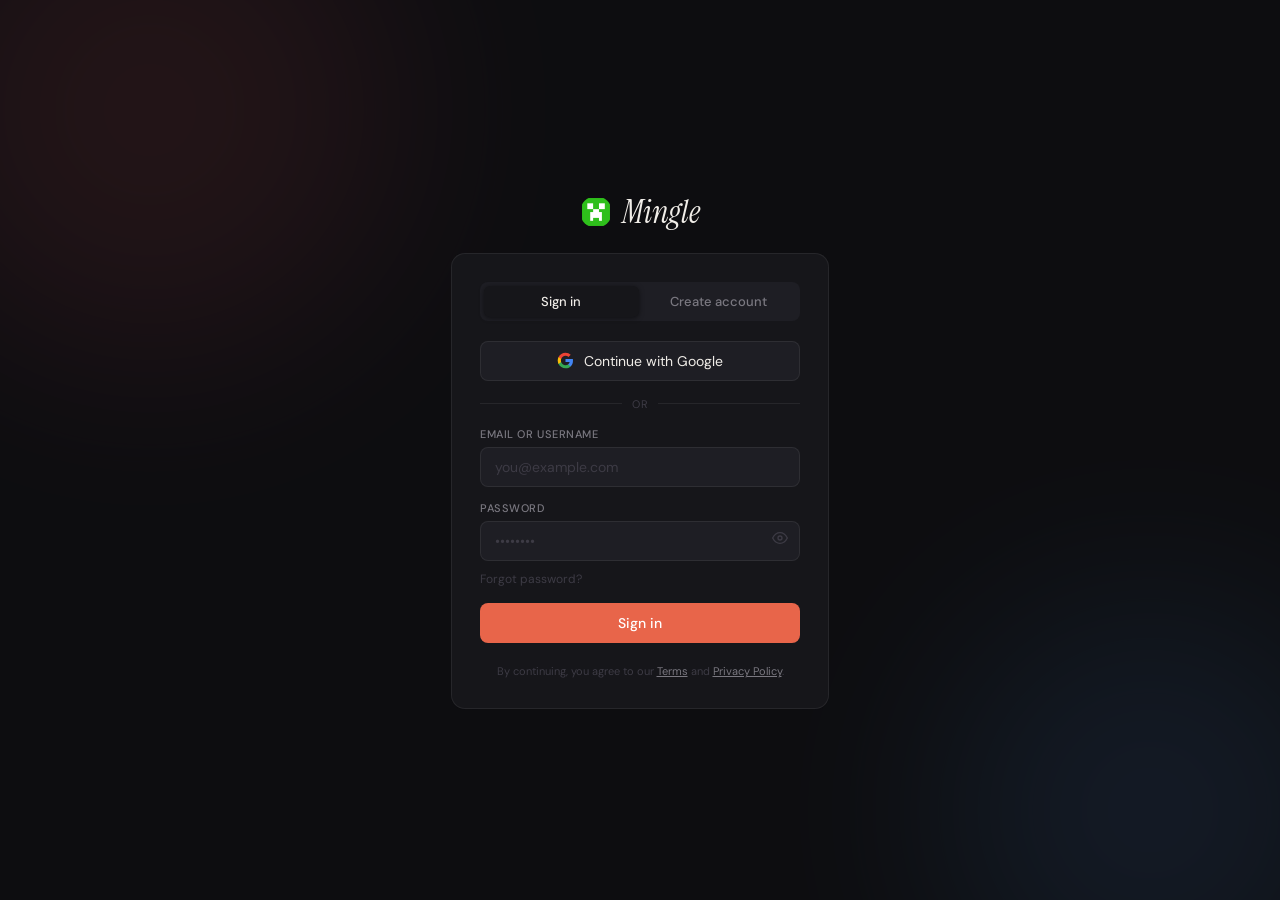
<file: index.html>
<!DOCTYPE html>
<html lang="en">
<head>
    <meta charset="UTF-8">
    <meta name="viewport" content="width=device-width, initial-scale=1.0">
    <link rel="icon" type="image/png" href="Icons/Mingle_Icon.png">
    <title>Mingle</title>
    <link href="https://fonts.googleapis.com/css2?family=Instrument+Serif:ital@0;1&family=DM+Sans:opsz,wght@9..40,300;9..40,400;9..40,500&display=swap" rel="stylesheet">
    <link rel="stylesheet" href="styles.css">
</head>
<body>
<div class="blobs"><div class="blob b1"></div><div class="blob b2"></div></div>

<div class="auth-wrap">
    <div class="brand">
        <div class="brand-dot">
            <img src="Icons/Mingle_Icon.png" alt="Mingle Logo">
        </div>
        <span class="brand-name">Mingle</span>
    </div>
    <div class="card">
        <div class="tabs">
            <button class="tab active" data-tab="login">Sign in</button>
            <button class="tab" data-tab="signup">Create account</button>
        </div>
        <div id="auth-msg" class="msg"></div>
        <!-- Login -->
        <div class="panel active" id="panel-login">
            <button class="btn-google" onclick="googleStub()">
                <svg width="17" height="17" viewBox="0 0 24 24"><path fill="#4285F4" d="M22.56 12.25c0-.78-.07-1.53-.2-2.25H12v4.26h5.92c-.26 1.37-1.04 2.53-2.21 3.31v2.77h3.57c2.08-1.92 3.28-4.74 3.28-8.09z"/><path fill="#34A853" d="M12 23c2.97 0 5.46-.98 7.28-2.66l-3.57-2.77c-.98.66-2.23 1.06-3.71 1.06-2.86 0-5.29-1.93-6.16-4.53H2.18v2.84C3.99 20.53 7.7 23 12 23z"/><path fill="#FBBC05" d="M5.84 14.09c-.22-.66-.35-1.36-.35-2.09s.13-1.43.35-2.09V7.07H2.18C1.43 8.55 1 10.22 1 12s.43 3.45 1.18 4.93l2.85-2.22.81-.62z"/><path fill="#EA4335" d="M12 5.38c1.62 0 3.06.56 4.21 1.64l3.15-3.15C17.45 2.09 14.97 1 12 1 7.7 1 3.99 3.47 2.18 7.07l3.66 2.84c.87-2.6 3.3-4.53 6.16-4.53z"/></svg>
                Continue with Google
            </button>
            <div class="divider"><span>or</span></div>
            <div class="field">
                <label for="li-id">Email or username</label>
                <input type="text" id="li-id" placeholder="you@example.com" autocomplete="username">
            </div>
            <div class="field">
                <label for="li-pw">Password</label>
                <input type="password" id="li-pw" placeholder="••••••••" autocomplete="current-password">
                <button type="button" class="toggle-pw" onclick="togglePw('li-pw')"><svg viewBox="0 0 24 24" width="16" height="16" fill="none" stroke="currentColor" stroke-width="2"><path d="M1 12s4-8 11-8 11 8 11 8-4 8-11 8-11-8-11-8z"/><circle cx="12" cy="12" r="3"/></svg></button>
            </div>
            <a href="#" class="forgot" onclick="return false">Forgot password?</a>
            <button class="btn-primary" onclick="handleLogin()">Sign in</button>
        </div>
        <!-- Signup -->
        <div class="panel" id="panel-signup">
            <button class="btn-google" onclick="googleStub()">
                <svg width="17" height="17" viewBox="0 0 24 24"><path fill="#4285F4" d="M22.56 12.25c0-.78-.07-1.53-.2-2.25H12v4.26h5.92c-.26 1.37-1.04 2.53-2.21 3.31v2.77h3.57c2.08-1.92 3.28-4.74 3.28-8.09z"/><path fill="#34A853" d="M12 23c2.97 0 5.46-.98 7.28-2.66l-3.57-2.77c-.98.66-2.23 1.06-3.71 1.06-2.86 0-5.29-1.93-6.16-4.53H2.18v2.84C3.99 20.53 7.7 23 12 23z"/><path fill="#FBBC05" d="M5.84 14.09c-.22-.66-.35-1.36-.35-2.09s.13-1.43.35-2.09V7.07H2.18C1.43 8.55 1 10.22 1 12s.43 3.45 1.18 4.93l2.85-2.22.81-.62z"/><path fill="#EA4335" d="M12 5.38c1.62 0 3.06.56 4.21 1.64l3.15-3.15C17.45 2.09 14.97 1 12 1 7.7 1 3.99 3.47 2.18 7.07l3.66 2.84c.87-2.6 3.3-4.53 6.16-4.53z"/></svg>
                Sign up with Google
            </button>
            <div class="divider"><span>or</span></div>
            <div class="field-row">
                <div class="field"><label for="su-first">First name</label><input type="text" id="su-first" placeholder="Jane" autocomplete="given-name"></div>
                <div class="field"><label for="su-last">Last name</label><input type="text" id="su-last" placeholder="Doe" autocomplete="family-name"></div>
            </div>
            <div class="field">
                <label for="su-user">Username</label>
                <input type="text" id="su-user" placeholder="janedoe" autocomplete="off" autocorrect="off" autocapitalize="off" spellcheck="false">
                <span class="hint">Letters, numbers, and underscores only</span>
            </div>
            <div class="field">
                <label for="su-email">Email</label>
                <input type="email" id="su-email" placeholder="jane@example.com" autocomplete="email">
            </div>
            <div class="field">
                <label for="su-pw">Password</label>
                <input type="password" id="su-pw" placeholder="At least 8 characters" autocomplete="new-password">
                <button type="button" class="toggle-pw" onclick="togglePw('su-pw')"><svg viewBox="0 0 24 24" width="16" height="16" fill="none" stroke="currentColor" stroke-width="2"><path d="M1 12s4-8 11-8 11 8 11 8-4 8-11 8-11-8-11-8z"/><circle cx="12" cy="12" r="3"/></svg></button>
                <div class="pw-strength"><div class="pw-bar" id="pw-bar"></div></div>
            </div>
            <button class="btn-primary" onclick="handleSignup()">Create account</button>
        </div>
        <p class="terms">By continuing, you agree to our <a href="#">Terms</a> and <a href="#">Privacy Policy</a>.</p>
    </div>
</div>
<script type="text/javascript" src="auth.js"></script>
</body>
</html>
</file>
<file: styles.css>
*,*::before,*::after{box-sizing:border-box;margin:0;padding:0}
:root{
    --bg:#0d0d10;--surface:#16161a;--surface-2:#1e1e24;--surface-3:#252530;
    --border:rgba(255,255,255,0.07);--border-h:rgba(255,255,255,0.14);
    --accent:#e8654a;--accent-dim:rgba(232,101,74,0.14);
    --text:#f0ede8;--muted:#7a7880;--hint:#3d3b45;
    --success:#4caf86;--error:#e05252;
    --r:14px;--rs:8px;
    --ff:'DM Sans',system-ui,sans-serif;
    --fd:'Instrument Serif',Georgia,serif;
    --ease:cubic-bezier(.4,0,.2,1);
}
html{font-size:16px}
body{font-family:var(--ff);background:var(--bg);color:var(--text);min-height:100vh;display:flex;align-items:center;justify-content:center;overflow:hidden}
.blobs{position:fixed;inset:0;pointer-events:none;z-index:0;overflow:hidden}
.blob{position:absolute;border-radius:50%;filter:blur(90px);opacity:.15;animation:drift 14s ease-in-out infinite alternate}
.b1{width:500px;height:500px;background:radial-gradient(circle,#e8654a,#c23b6e);top:-140px;left:-100px}
.b2{width:420px;height:420px;background:radial-gradient(circle,#5b6ef5,#3bc4c4);bottom:-120px;right:-80px;animation-delay:-7s;animation-duration:17s}
@keyframes drift{from{transform:translate(0,0) scale(1)}to{transform:translate(50px,35px) scale(1.1)}}
.auth-wrap{position:relative;z-index:1;width:100%;max-width:410px;padding:2rem 1rem;display:flex;flex-direction:column;align-items:center;gap:1.25rem;animation:fadeUp .4s var(--ease) both}
@keyframes fadeUp{from{opacity:0;transform:translateY(14px)}to{opacity:1;transform:translateY(0)}}
.brand{display:flex;align-items:center;gap:10px}
.brand-dot{
    width:32px;
    height:32px;
    border-radius:50%;
    display:flex;
    align-items:center;
    justify-content:center;
    overflow:hidden;
}
.brand-dot img{
    width:32px;
    height:auto;
    object-fit:contain;
}
.brand-name{font-family:var(--fd);font-size:2rem;font-style:italic;font-weight:400;letter-spacing:-.01em}
.card{width:100%;background:var(--surface);border:1px solid var(--border);border-radius:var(--r);padding:1.75rem;backdrop-filter:blur(16px)}
.tabs{display:flex;gap:3px;background:var(--surface-2);border-radius:var(--rs);padding:4px;margin-bottom:1.25rem}
.tab{flex:1;padding:7px;border:none;border-radius:6px;background:transparent;color:var(--muted);font-family:var(--ff);font-size:13px;font-weight:500;cursor:pointer;transition:all .18s var(--ease)}
.tab:hover{color:var(--text)}
.tab.active{background:var(--surface);color:var(--text);box-shadow:0 1px 5px rgba(0,0,0,.5)}
.panel{display:none}.panel.active{display:block}
.msg{padding:10px 14px;border-radius:var(--rs);font-size:13px;margin-bottom:1rem;display:none}
.msg.error{background:rgba(224,82,82,.1);border:1px solid rgba(224,82,82,.3);color:var(--error);display:block}
.msg.success{background:rgba(76,175,134,.1);border:1px solid rgba(76,175,134,.3);color:var(--success);display:block}
.field{margin-bottom:.875rem;position:relative}
.field-row{display:flex;gap:10px}
.field-row .field{flex:1}
label{display:block;font-size:11px;font-weight:500;color:var(--muted);letter-spacing:.05em;text-transform:uppercase;margin-bottom:6px}
input[type=text],input[type=email],input[type=password]{width:100%;padding:10px 14px;background:var(--surface-2);border:1px solid var(--border);border-radius:var(--rs);color:var(--text);font-family:var(--ff);font-size:14px;outline:none;transition:border-color .18s,box-shadow .18s;-webkit-appearance:none}
input::placeholder{color:var(--hint)}
input:hover{border-color:var(--border-h)}
input:focus{border-color:var(--accent);box-shadow:0 0 0 3px var(--accent-dim)}
.toggle-pw{position:absolute;right:10px;bottom:10px;background:none;border:none;cursor:pointer;color:var(--hint);padding:2px;transition:color .18s}
.toggle-pw:hover{color:var(--muted)}
.pw-strength{height:3px;background:var(--surface-2);border-radius:99px;margin-top:8px;overflow:hidden}
.pw-bar{height:100%;width:0;border-radius:99px;transition:width .3s ease,background .3s ease}
.hint{font-size:11px;color:var(--hint);margin-top:5px;display:block}
.forgot{display:block;font-size:12px;color:var(--hint);text-decoration:none;margin-top:-4px;margin-bottom:1rem;transition:color .18s}
.forgot:hover{color:var(--accent)}
.btn-primary{width:100%;padding:11px;background:var(--accent);color:#fff;border:none;border-radius:var(--rs);font-family:var(--ff);font-size:14px;font-weight:500;cursor:pointer;transition:filter .18s,transform .1s}
.btn-primary:hover{filter:brightness(1.1)}
.btn-primary:active{transform:scale(.98)}
.divider{display:flex;align-items:center;gap:10px;margin-bottom:1rem}
.divider::before,.divider::after{content:'';flex:1;height:1px;background:var(--border)}
.divider span{font-size:11px;color:var(--hint);letter-spacing:.06em;text-transform:uppercase}
.btn-google{display:flex;align-items:center;justify-content:center;gap:10px;width:100%;padding:10px;border:1px solid var(--border);border-radius:var(--rs);background:var(--surface-2);color:var(--text);font-family:var(--ff);font-size:14px;cursor:pointer;transition:border-color .18s,background .18s;margin-bottom:1rem}
.btn-google:hover{border-color:var(--border-h);background:var(--surface-3)}
.terms{font-size:11px;color:var(--hint);text-align:center;margin-top:1.25rem;line-height:1.6}
.terms a{color:var(--muted);text-decoration:underline}
@media(max-width:480px){.card{padding:1.25rem}.field-row{flex-direction:column;gap:0}}

*,*::before,*::after{box-sizing:border-box;margin:0;padding:0}
:root{
    --bg:#0d0d10;--surface:#16161a;--surface-2:#1e1e24;--surface-3:#252530;
    --border:rgba(255,255,255,0.07);--border-h:rgba(255,255,255,0.14);
    --accent:#e8654a;--accent-2:#5b6ef5;
    --text:#f0ede8;--muted:#7a7880;--hint:#3d3b45;
    --success:#4caf86;
    --r:14px;--rs:8px;--rf:9999px;
    --ff:'DM Sans',system-ui,sans-serif;
    --fd:'Instrument Serif',Georgia,serif;
    --ease:cubic-bezier(.4,0,.2,1);
}
html{font-size:16px}
body{font-family:var(--ff);background:var(--bg);color:var(--text);min-height:100vh;display:flex;flex-direction:column;animation:fadeUp .35s var(--ease) both}
@keyframes fadeUp{from{opacity:0;transform:translateY(10px)}to{opacity:1;transform:translateY(0)}}

.blobs{position:fixed;inset:0;pointer-events:none;z-index:0;overflow:hidden}
.blob{position:absolute;border-radius:50%;filter:blur(100px);opacity:.1;animation:drift 14s ease-in-out infinite alternate}
.b1{width:500px;height:500px;background:radial-gradient(circle,#e8654a,#c23b6e);top:-140px;left:-100px}
.b2{width:420px;height:420px;background:radial-gradient(circle,#5b6ef5,#3bc4c4);bottom:-120px;right:-80px;animation-delay:-7s}
@keyframes drift{from{transform:translate(0,0) scale(1)}to{transform:translate(50px,35px) scale(1.1)}}

/* NAV */
.nav{position:sticky;top:0;z-index:100;background:rgba(13,13,16,.88);backdrop-filter:blur(20px);border-bottom:1px solid var(--border);display:flex;align-items:center;padding:0 1.5rem;height:56px;gap:1rem;position:relative;z-index:10}
.nav-brand{font-family:var(--fd);font-size:1.4rem;font-style:italic;color:var(--text);margin-right:auto;flex-shrink:0}
.nav-search{flex:1;max-width:280px;position:relative}
.nav-search input{width:100%;padding:7px 12px 7px 34px;background:var(--surface-2);border:1px solid var(--border);border-radius:var(--rf);color:var(--text);font-family:var(--ff);font-size:13px;outline:none;transition:border-color .18s}
.nav-search input:focus{border-color:var(--border-h)}
.nav-search input::placeholder{color:var(--hint)}
.nav-search-icon{position:absolute;left:10px;top:50%;transform:translateY(-50%);color:var(--hint);pointer-events:none;line-height:0}
.nav-search-icon svg{width:14px;height:14px;stroke:currentColor;fill:none;stroke-width:2}
.nav-actions{display:flex;align-items:center;gap:8px}
.nav-icon-btn{background:none;border:1px solid var(--border);border-radius:var(--rf);width:34px;height:34px;display:flex;align-items:center;justify-content:center;cursor:pointer;color:var(--muted);transition:all .18s}
.nav-icon-btn:hover{border-color:var(--border-h);color:var(--text)}
.nav-icon-btn svg{width:15px;height:15px;stroke:currentColor;fill:none;stroke-width:2}
.nav-avatar{width:32px;height:32px;border-radius:50%;display:flex;align-items:center;justify-content:center;font-size:13px;font-weight:500;color:#fff;cursor:pointer;border:2px solid transparent;transition:border-color .18s;flex-shrink:0}
.nav-avatar:hover{border-color:var(--accent)}

/* LAYOUT */
.app-body{display:flex;flex:1;max-width:1100px;margin:0 auto;width:100%;padding:2rem 1.5rem;gap:2rem;position:relative;z-index:1}

/* SIDEBAR */
.sidebar{width:220px;flex-shrink:0;display:flex;flex-direction:column;gap:4px}
.sidebar-link{display:flex;align-items:center;gap:10px;padding:9px 12px;border-radius:var(--rs);color:var(--muted);font-size:14px;cursor:pointer;transition:all .18s;border:none;background:none;font-family:var(--ff);width:100%;text-align:left}
.sidebar-link svg{width:16px;height:16px;stroke:currentColor;fill:none;stroke-width:2;flex-shrink:0}
.sidebar-link:hover{background:var(--surface-2);color:var(--text)}
.sidebar-link.active{background:var(--surface-2);color:var(--text)}
.sidebar-link.active svg{stroke:var(--accent)}
.sidebar-link.danger{color:#e05252}
.sidebar-link.danger svg{stroke:#e05252}
.sidebar-link.danger:hover{background:rgba(224,82,82,.08)}
.sidebar-spacer{flex:1}

/* MAIN */
.main{flex:1;min-width:0;display:flex;flex-direction:column;gap:1.25rem}
.view{display:none;flex-direction:column;gap:1.25rem}
.view.active{display:flex}

/* COMPOSE */
.compose{background:var(--surface);border:1px solid var(--border);border-radius:var(--r);padding:1.25rem}
.compose-inner{display:flex;gap:10px}
.c-avatar{width:36px;height:36px;border-radius:50%;display:flex;align-items:center;justify-content:center;font-size:13px;font-weight:500;color:#fff;flex-shrink:0}
.compose-right{flex:1}
.compose textarea{width:100%;background:none;border:none;outline:none;color:var(--text);font-family:var(--ff);font-size:14px;resize:none;line-height:1.6;min-height:60px}
.compose textarea::placeholder{color:var(--hint)}
.compose-footer{display:flex;justify-content:flex-end;margin-top:.5rem;padding-top:.75rem;border-top:1px solid var(--border)}
.btn-post{padding:7px 20px;background:var(--accent);border:none;border-radius:var(--rf);color:#fff;font-family:var(--ff);font-size:13px;font-weight:500;cursor:pointer;transition:filter .18s}
.btn-post:hover{filter:brightness(1.1)}

/* POSTS */
.post{background:var(--surface);border:1px solid var(--border);border-radius:var(--r);padding:1.25rem;transition:border-color .18s}
.post:hover{border-color:var(--border-h)}
.post-header{display:flex;align-items:center;gap:10px;margin-bottom:.75rem}
.post-avatar{width:36px;height:36px;border-radius:50%;display:flex;align-items:center;justify-content:center;font-size:13px;font-weight:500;color:#fff;flex-shrink:0}
.post-meta{flex:1}
.post-author{font-size:14px;font-weight:500}
.post-time{font-size:12px;color:var(--muted)}
.post-body{font-size:14px;line-height:1.65;margin-bottom:.875rem}
.post-actions{display:flex;gap:1rem}
.post-action{display:flex;align-items:center;gap:5px;background:none;border:none;color:var(--muted);font-family:var(--ff);font-size:13px;cursor:pointer;padding:4px 0;transition:color .18s}
.post-action svg{width:15px;height:15px;stroke:currentColor;fill:none;stroke-width:2}
.post-action:hover{color:var(--text)}
.post-action.liked{color:var(--accent)}
.post-action.liked svg{fill:var(--accent);stroke:var(--accent)}

/* DELETE BUTTON */
.post-delete{margin-left:auto;opacity:0;transition:opacity .18s,color .18s}
.post:hover .post-delete{opacity:1}
.post-delete:hover{color:#e05252 !important}

/* PROFILE */
.profile-header{background:var(--surface);border:1px solid var(--border);border-radius:var(--r);overflow:hidden}
.profile-cover{height:140px;background:linear-gradient(135deg,#e8654a22,#5b6ef522,#3bc4c422);position:relative;overflow:hidden}
.profile-cover-dots{position:absolute;inset:0;opacity:.25;background-image:radial-gradient(circle at 20% 50%,var(--accent) 1.5px,transparent 1.5px),radial-gradient(circle at 80% 20%,var(--accent-2) 1.5px,transparent 1.5px);background-size:32px 32px,44px 44px}
.profile-info{padding:0 1.5rem 1.5rem}
.profile-av-wrap{margin-top:-44px;margin-bottom:.75rem;display:inline-block}
.profile-av{width:88px;height:88px;border-radius:50%;border:4px solid var(--surface);display:flex;align-items:center;justify-content:center;font-family:var(--fd);font-size:2rem;font-style:italic;color:#fff;font-weight:400}
.profile-name{font-size:1.3rem;font-weight:500;margin-bottom:2px}
.profile-handle{font-size:14px;color:var(--muted);margin-bottom:.75rem}
.profile-bio{font-size:14px;color:var(--muted);line-height:1.6;margin-bottom:1rem}
.profile-meta{display:flex;gap:1.25rem;flex-wrap:wrap}
.profile-meta-item{display:flex;align-items:center;gap:5px;font-size:13px;color:var(--muted)}
.profile-meta-item svg{width:13px;height:13px;stroke:currentColor;fill:none;stroke-width:2}
.profile-actions{display:flex;gap:8px;margin-top:1rem}
.btn-outline{padding:8px 18px;border:1px solid var(--border);border-radius:var(--rs);background:none;color:var(--text);font-family:var(--ff);font-size:13px;font-weight:500;cursor:pointer;transition:all .18s}
.btn-outline:hover{border-color:var(--border-h);background:var(--surface-2)}
.profile-stats{display:flex;gap:1.5rem;padding:1rem 1.5rem;border-top:1px solid var(--border)}
.profile-stat-n{font-size:1.1rem;font-weight:500;display:block}
.profile-stat-l{font-size:12px;color:var(--muted)}

/* RIGHT PANEL */
.right-panel{width:240px;flex-shrink:0;display:flex;flex-direction:column;gap:1rem}
.widget{background:var(--surface);border:1px solid var(--border);border-radius:var(--r);padding:1.25rem}
.widget-title{font-size:13px;font-weight:500;margin-bottom:.875rem}
.suggest{display:flex;flex-direction:column;gap:.75rem}
.suggest-row{display:flex;align-items:center;gap:8px}
.sug-av{width:32px;height:32px;border-radius:50%;display:flex;align-items:center;justify-content:center;font-size:12px;font-weight:500;color:#fff;flex-shrink:0}
.sug-info{flex:1;min-width:0}
.sug-name{font-size:13px;font-weight:500;white-space:nowrap;overflow:hidden;text-overflow:ellipsis}
.sug-handle{font-size:11px;color:var(--muted)}
.btn-sug{padding:4px 12px;border:1px solid var(--border);border-radius:var(--rf);background:none;color:var(--text);font-family:var(--ff);font-size:12px;cursor:pointer;transition:all .18s;flex-shrink:0}
.btn-sug:hover{background:var(--accent);border-color:var(--accent);color:#fff}
.btn-sug.following{color:var(--muted);border-color:var(--border)}

/* SECTION LABEL */
.section-label{font-size:11px;font-weight:500;color:var(--muted);letter-spacing:.06em;text-transform:uppercase;margin-bottom:.5rem}

/* EMPTY STATE */
.empty{color:var(--muted);font-size:14px;padding:1.5rem 0}

/* TOAST */
.toast{position:fixed;bottom:1.5rem;left:50%;transform:translateX(-50%) translateY(20px);background:var(--surface-3);border:1px solid var(--border-h);border-radius:var(--rf);padding:10px 20px;font-size:13px;color:var(--text);opacity:0;transition:all .3s var(--ease);pointer-events:none;z-index:999;white-space:nowrap}
.toast.show{opacity:1;transform:translateX(-50%) translateY(0)}

@media(max-width:900px){.right-panel{display:none}}
@media(max-width:600px){.sidebar{display:none}.app-body{padding:1rem}}
</file>
